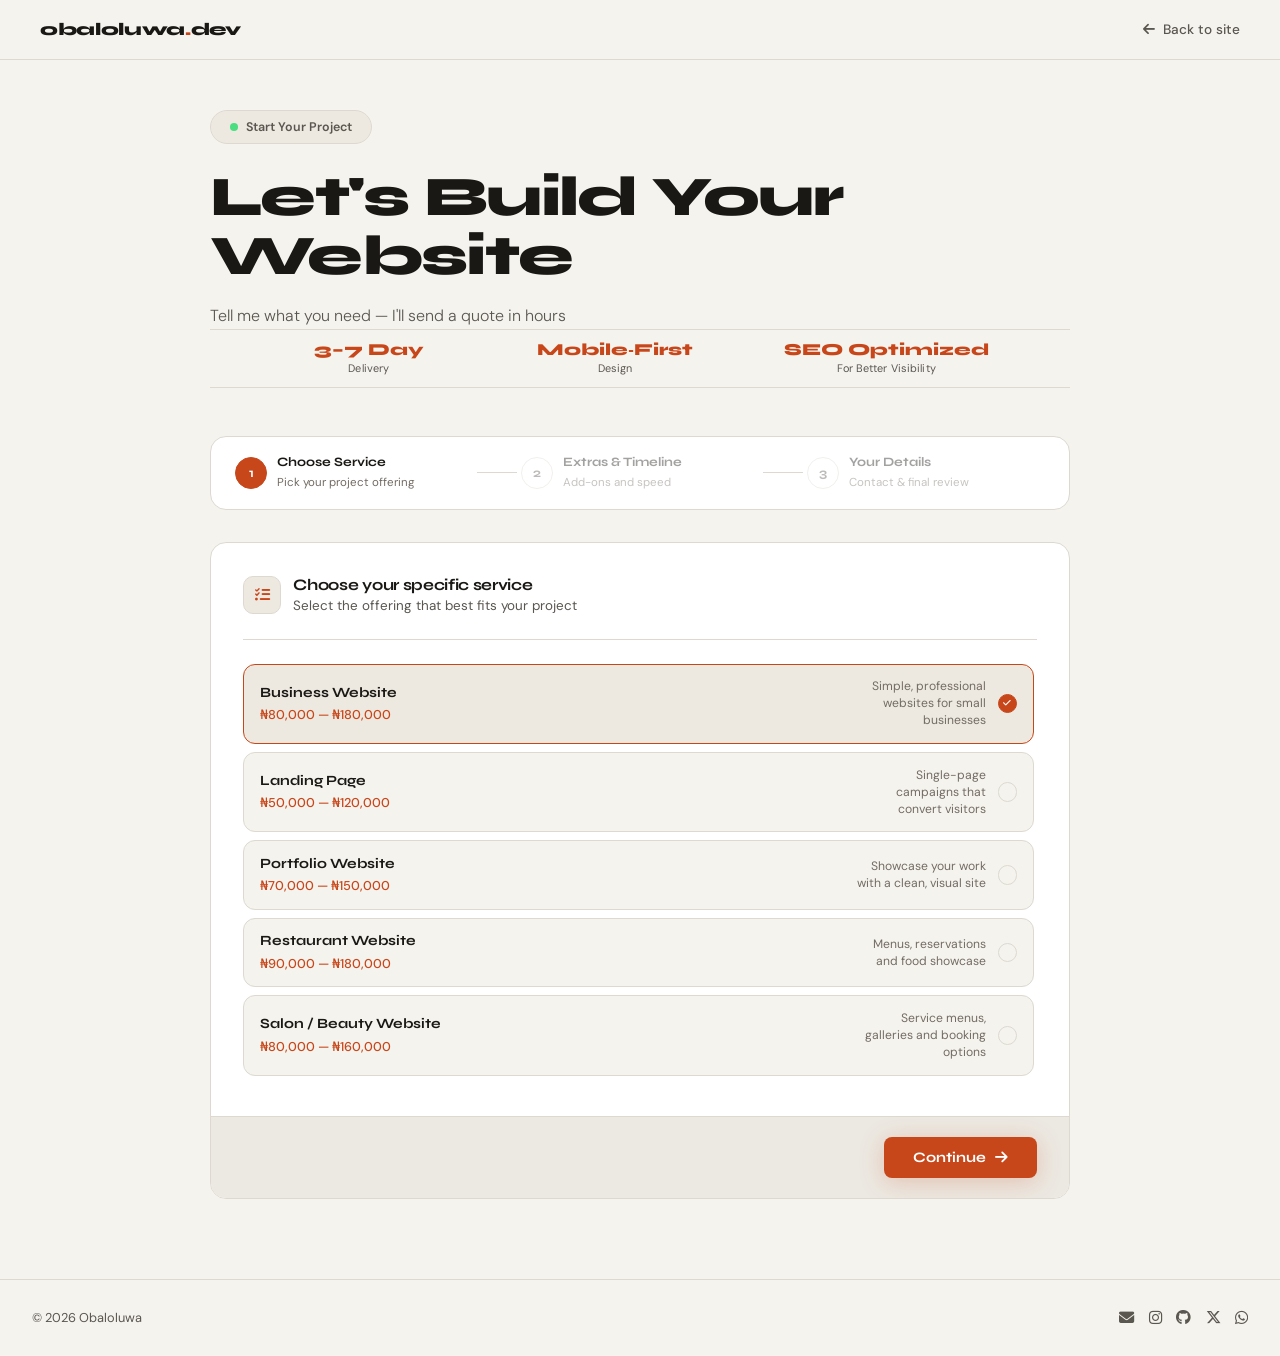
<file: letstalk.html>
<!DOCTYPE html>
<html lang="en">

<head>
    <meta charset="UTF-8" />
    <meta name="viewport" content="width=device-width, initial-scale=1.0" />
    <title>Start Your Project - Obaloluwa.dev</title>
    <link
        href="https://fonts.googleapis.com/css2?family=Syne:wght@400;600;700;800&family=DM+Sans:ital,opsz,wght@0,9..40,300;0,9..40,400;0,9..40,500;0,9..40,600;0,9..40,700;1,9..40,300&display=swap"
        rel="stylesheet" />
    <link rel="stylesheet" href="https://cdnjs.cloudflare.com/ajax/libs/font-awesome/6.5.0/css/all.min.css" />

    <link rel="stylesheet" href="style.css" />
    <link rel="stylesheet" href="letstalk.css" />
</head>

<body>

    <nav>
        <a href="index.html" class="nav-logo">obaloluwa<span>.</span>dev</a>
        <a href="index.html" class="nav-back"><i class="fa-solid fa-arrow-left"></i> Back to site</a>
    </nav>

    <div class="page">

        <!-- HEADER -->
        <div class="page-header">
            <div class="hero-tag">
                <span class="dot"></span>
                Start Your Project
            </div>
            <h1>Let's Build Your Website</h1>
            <p>Tell me what you need — I'll send a quote in hours</p>
            <div class="hero-trust">
                <div class="trust-item">
                    <strong>3–7 Day</strong>
                    <span>Delivery</span>
                </div>
                <div class="trust-item">
                    <strong>Mobile‑First</strong>
                    <span>Design</span>
                </div>
                <div class="trust-item">
                    <strong>SEO Optimized</strong>
                    <span>For Better Visibility</span>
                </div>
            </div>
        </div>

        <!-- PROGRESS -->
        <div class="progress-bar">
            <div class="progress-step" id="ps1" onclick="goStep(1)">
                <div class="step-num active" id="sn1">1</div>
                <div class="step-text"><strong>Choose Service</strong><span>Pick your project offering</span></div>
            </div>
            <div class="progress-line" id="pl1"></div>
            <div class="progress-step locked" id="ps2" onclick="goStep(2)">
                <div class="step-num" id="sn2">2</div>
                <div class="step-text"><strong>Extras & Timeline</strong><span>Add-ons and speed</span></div>
            </div>
            <div class="progress-line" id="pl2"></div>
            <div class="progress-step locked" id="ps3" onclick="goStep(3)">
                <div class="step-num" id="sn3">3</div>
                <div class="step-text"><strong>Your Details</strong><span>Contact & final review</span></div>
            </div>
        </div>

        <!-- WIZARD -->
        <div class="wizard-card">


            <div class="step-panel active" id="step-1">
                <div class="panel-body">
                    <div class="step-header">
                        <div class="step-icon"><i class="fa-solid fa-list-check"></i></div>
                        <div class="step-header-text">
                            <strong>Choose your specific service</strong>
                            <span id="step2Sub">Select the offering that best fits your project</span>
                        </div>
                    </div>
                    <div class="list-panel" id="serviceOptions">
                        <div class="list-item selected" data-value="Business Website">
                            <div class="service-copy"><strong>Business Website</strong><span>₦80,000 — ₦180,000</span>
                            </div>
                            <small>Simple, professional websites for small businesses</small>
                            <div class="item-check"><i class="fa-solid fa-check"></i></div>
                        </div>
                        <div class="list-item" data-value="Landing Page">
                            <div class="service-copy"><strong>Landing Page</strong><span>₦50,000 — ₦120,000</span></div>
                            <small>Single-page campaigns that convert visitors</small>
                            <div class="item-check"><i class="fa-solid fa-check"></i></div>
                        </div>
                        <div class="list-item" data-value="Portfolio Website">
                            <div class="service-copy"><strong>Portfolio Website</strong><span>₦70,000 — ₦150,000</span>
                            </div>
                            <small>Showcase your work with a clean, visual site</small>
                            <div class="item-check"><i class="fa-solid fa-check"></i></div>
                        </div>
                        <div class="list-item" data-value="Restaurant Website">
                            <div class="service-copy"><strong>Restaurant Website</strong><span>₦90,000 — ₦180,000</span>
                            </div>
                            <small>Menus, reservations and food showcase</small>
                            <div class="item-check"><i class="fa-solid fa-check"></i></div>
                        </div>
                        <div class="list-item" data-value="Salon / Beauty Website">
                            <div class="service-copy"><strong>Salon / Beauty Website</strong><span>₦80,000 —
                                    ₦160,000</span></div>
                            <small>Service menus, galleries and booking options</small>
                            <div class="item-check"><i class="fa-solid fa-check"></i></div>
                        </div>
                        <div class="list-item" data-value="Event Website">
                            <div class="service-copy"><strong>Event Website</strong><span>₦90,000 — ₦200,000</span>
                            </div>
                            <small>Event pages, schedules and venue info</small>
                            <div class="item-check"><i class="fa-solid fa-check"></i></div>
                        </div>
                        <div class="list-item" data-value="Website Redesign">
                            <div class="service-copy"><strong>Website Redesign</strong><span>₦70,000 — ₦170,000</span>
                            </div>
                            <small>Refresh design, improve speed and conversions</small>
                            <div class="item-check"><i class="fa-solid fa-check"></i></div>
                        </div>
                        <div class="list-item" data-value="SEO Optimization">
                            <div class="service-copy"><strong>SEO Optimization</strong><span>₦40,000 — ₦100,000</span>
                            </div>
                            <small>On-page SEO, metadata and indexing improvements</small>
                            <div class="item-check"><i class="fa-solid fa-check"></i></div>
                        </div>
                        <div class="list-item" data-value="Website Maintenance">
                            <div class="service-copy"><strong>Website Maintenance</strong><span>₦20,000 —
                                    ₦50,000/month</span></div>
                            <small>Monthly updates, backups and security</small>
                            <div class="item-check"><i class="fa-solid fa-check"></i></div>
                        </div>
                    </div>
                </div>
                <div class="actions">
                    <span></span>
                    <button class="btn-primary" onclick="goStep(2)">Continue <i
                            class="fa-solid fa-arrow-right"></i></button>
                </div>
            </div>

            <!-- STEP 2 -->
            <div class="step-panel" id="step-2">
                <div class="panel-body">
                    <div class="step-header">
                        <div class="step-icon"><i class="fa-solid fa-sliders"></i></div>
                        <div class="step-header-text">
                            <strong>Add-ons & Timeline</strong>
                            <span>Enhance your project and set your delivery speed</span>
                        </div>
                    </div>

                    <p class="sub-label">Optional Add-on Services</p>
                    <div class="addons-grid" id="addonsList">
                        <div class="addon-card" data-value="SEO Optimization">
                            <div class="addon-check"><i class="fa-solid fa-check"></i></div>
                            <div><strong>SEO Optimization</strong><small>Improve search visibility and on-page
                                    SEO.</small></div>
                        </div>
                        <div class="addon-card" data-value="Content Writing">
                            <div class="addon-check"><i class="fa-solid fa-check"></i></div>
                            <div><strong>Content Writing</strong><small>Clear, conversion-focused website copy.</small>
                            </div>
                        </div>
                        <div class="addon-card" data-value="Logo Design">
                            <div class="addon-check"><i class="fa-solid fa-check"></i></div>
                            <div><strong>Logo Design</strong><small>Simple, modern logo for your brand.</small></div>
                        </div>
                        <div class="addon-card" data-value="WhatsApp Integration">
                            <div class="addon-check"><i class="fa-solid fa-check"></i></div>
                            <div><strong>WhatsApp Integration</strong><small>Direct customer chat from your
                                    website.</small></div>
                        </div>
                        <div class="addon-card" data-value="Payment Gateway">
                            <div class="addon-check"><i class="fa-solid fa-check"></i></div>
                            <div><strong>Payment Gateway</strong><small>Setup for online payments and checkout.</small>
                            </div>
                        </div>
                        <div class="addon-card" data-value="Social Media Setup">
                            <div class="addon-check"><i class="fa-solid fa-check"></i></div>
                            <div><strong>Social Media Setup</strong><small>Profile setup and basic branding for
                                    social.</small></div>
                        </div>
                    </div>

                    <p class="sub-label">Project Timeline</p>
                    <div class="timeline-grid" id="timelineOptions">
                        <button class="timeline-btn"
                            data-value="Flexible (2-3 weeks)"><strong>Flexible</strong><small>2–3 weeks</small></button>
                        <button class="timeline-btn selected"
                            data-value="Normal (1-2 weeks)"><strong>Normal</strong><small>1–2 weeks</small></button>
                        <button class="timeline-btn" data-value="Urgent (3-7 days)"><strong>Urgent</strong><small>3–7
                                days</small></button>
                        <button class="timeline-btn" data-value="Rush (24-72 hrs)"><strong>Rush</strong><small>24–72
                                hrs</small></button>
                    </div>

                    <div class="budget-card">
                        <div>
                            <strong>Estimated project budget</strong>
                            <div class="budget-amount" id="budgetAmt">₦80,000 — ₦200,000</div>
                        </div>
                        <div class="budget-tag" id="budgetTier">Professional</div>
                    </div>
                </div>
                <div class="actions">
                    <button class="btn-secondary" onclick="goStep(1)"><i class="fa-solid fa-arrow-left"></i>
                        Back</button>
                    <button class="btn-primary" onclick="goStep(3)">Continue <i
                            class="fa-solid fa-arrow-right"></i></button>
                </div>
            </div>

            <!-- STEP 3 -->
            <div class="step-panel" id="step-3">
                <div class="panel-body">
                    <div class="step-header">
                        <div class="step-icon"><i class="fa-solid fa-user"></i></div>
                        <div class="step-header-text">
                            <strong>Your Details</strong>
                            <span>Fill in your contact info so I can send you a quote</span>
                        </div>
                    </div>

                    <div class="summary-strip">
                        <span class="pill" id="sService">Business Website</span>
                        <span class="pill" id="sTimeline">Normal (1–2 weeks)</span>
                        <span class="pill accent" id="sBudget">₦80,000 — ₦200,000</span>
                    </div>

                    <div class="field-grid">
                        <div class="field-group">
                            <label>Your Name <span class="req">*</span></label>
                            <input id="clientName" type="text" placeholder="Enter your full name"
                                oninput="updateReview()" />
                        </div>
                        <div class="field-group">
                            <label>Email Address <span class="req">*</span></label>
                            <input id="clientEmail" type="email" placeholder="your@email.com"
                                oninput="updateReview()" />
                        </div>
                    </div>
                    <div class="field-grid">
                        <div class="field-group">
                            <label>Phone Number <span class="req">*</span></label>
                            <input id="clientPhone" type="tel" placeholder="+234 800 000 0000"
                                oninput="updateReview()" />
                        </div>
                        <div class="field-group">
                            <label>Country</label>
                            <select id="clientCountry" onchange="updateReview()">
                                <option>Nigeria</option>
                                <option>Ghana</option>
                                <option>Kenya</option>
                                <option>United Kingdom</option>
                                <option>United States</option>
                                <option>Other</option>
                            </select>
                        </div>
                    </div>
                    <div class="field-grid">
                        <div class="field-group">
                            <label>How did you hear about me?</label>
                            <select id="clientSource" onchange="updateReview()">
                                <option value="">Select an option</option>
                                <option>Google Search</option>
                                <option>Instagram</option>
                                <option>WhatsApp</option>
                                <option>Referral</option>
                                <option>Twitter / X</option>
                                <option>Other</option>
                            </select>
                        </div>
                    </div>
                    <div class="field-grid">
                        <div class="field-group full">
                            <label>Project Description</label>
                            <textarea id="projectDesc"
                                placeholder="Tell me briefly about your business and what you need..."
                                oninput="updateReview()"></textarea>
                        </div>
                    </div>

                    <div class="review-panel">
                        <strong><i class="fa-solid fa-file-lines"
                                style="color:var(--accent);margin-right:0.4rem"></i>Review before
                            sending</strong>
                        <div id="reviewRows"></div>
                    </div>
                </div>
                <div class="actions">
                    <button class="btn-secondary" onclick="goStep(3)"><i class="fa-solid fa-arrow-left"></i>
                        Back</button>
                    <button class="btn-wa" onclick="submitWA()"><i class="fa-brands fa-whatsapp"></i>
                        Send via
                        WhatsApp</button>
                </div>
            </div>

        </div>
    </div>

    <footer>
        <p>© 2026 Obaloluwa</p>

        <div class="footer-links">
            <a href="mailto:obaloluwawebdesign@gmail.com" title="Email">
                <i class="fa-solid fa-envelope"></i>
            </a>
            <a href="https://instagram.com/obaloluwa.dev" target="_blank" title="Instagram">
                <i class="fa-brands fa-instagram"></i>
            </a>
            <a href="https://github.com/Obasky007" target="_blank" title="Github">
                <i class="fa-brands fa-github"></i>
            </a>
            <a href="https://x.com/dev_o_b_a" target="_blank" title="Twitter">
                <i class="fa-brands fa-x-twitter"></i>
            </a>
            <a href="https://wa.me/2347075255079" target="_blank" title="WhatsApp">
                <i class="fa-brands fa-whatsapp"></i>
            </a>
        </div>
    </footer>

    <script src="letstalk.js"></script>
</body>

</html>
</file>
<file: style.css>
*,
*::before,
*::after {
    box-sizing: border-box;
    margin: 0;
    padding: 0;
}

:root {
    --bg: #f5f3ee;
    --bg2: #ece9e2;
    --surface: #ffffff;
    --border: #ddd9d0;
    --text: #1a1814;
    --text2: #5a5650;
    --text-muted: #736c64;
    --accent: #c8471a;
    --tag-bg: #ede9e0;
}

@media (prefers-color-scheme: dark) {
    :root {
        --bg: #111110;
        --bg2: #1a1918;
        --surface: #1f1e1c;
        --border: #2e2c29;
        --text: #f0ede6;
        --text2: #8a8680;
        --accent: #e05a28;
        --tag-bg: #252320;
    }
}

html {
    scroll-behavior: smooth;
}

body {
    font-family: 'DM Sans', sans-serif;
    background: var(--bg);
    color: var(--text);
    overflow-x: hidden;
    cursor: none;
}

/* ─── CURSOR ─── */
.cursor {
    width: 10px;
    height: 10px;
    background: var(--accent);
    border-radius: 50%;
    position: fixed;
    top: 0;
    left: 0;
    pointer-events: none;
    z-index: 9999;
    transform: translate(-50%, -50%);
}

.cursor-ring {
    width: 36px;
    height: 36px;
    border: 1.5px solid var(--accent);
    border-radius: 50%;
    position: fixed;
    top: 0;
    left: 0;
    pointer-events: none;
    z-index: 9998;
    transform: translate(-50%, -50%);
    opacity: 0.5;
    transition: width 0.2s, height 0.2s, opacity 0.2s;
}

@media (hover: none) {

    .cursor,
    .cursor-ring {
        display: none;
    }

    body {
        cursor: auto;
    }
}

/* ─── NAV ─── */
nav {
    position: fixed;
    top: 0;
    left: 0;
    right: 0;
    z-index: 100;
    display: flex;
    align-items: center;
    justify-content: space-between;
    padding: 1.2rem 2.5rem;
    background: var(--bg);
    border-bottom: 1px solid var(--border);
}

.nav-logo {
    font-family: 'Syne', sans-serif;
    font-weight: 800;
    font-size: 1.1rem;
    letter-spacing: -0.02em;
    color: var(--text);
    text-decoration: none;
}

.nav-logo span {
    color: var(--accent);
}

.nav-links {
    display: flex;
    gap: 2rem;
    list-style: none;
    align-items: center;
}

.nav-links a {
    font-size: 0.85rem;
    font-weight: 500;
    color: var(--text2);
    text-decoration: none;
    transition: color 0.2s;
}

.nav-links a:hover {
    color: var(--accent);
}

.nav-cta {
    background: var(--accent) !important;
    color: #fff !important;
    padding: 0.65rem 1.4rem;
    border-radius: 0.5rem;
    font-size: 0.82rem !important;
    font-weight: 600 !important;
    white-space: nowrap;
    display: inline-flex;
    align-items: center;
    gap: 0.5rem;
    transition: all 0.3s ease;
    box-shadow: 0 4px 12px rgba(200, 71, 26, 0.25);
    border: none;
    cursor: pointer;
    position: relative;
    overflow: hidden;
}

.nav-cta::before {
    content: '';
    position: absolute;
    top: 0;
    left: -100%;
    width: 100%;
    height: 100%;
    background: rgba(255, 255, 255, 0.15);
    transition: left 0.3s ease;
    border-radius: 0.5rem;
    z-index: -1;
}

.nav-cta:hover {
    transform: translateY(-2px);
    box-shadow: 0 8px 20px rgba(200, 71, 26, 0.35);
}

.nav-cta:hover::before {
    left: 100%;
}

.nav-cta:active {
    transform: translateY(0);
    box-shadow: 0 2px 8px rgba(200, 71, 26, 0.25);
}

/* Mobile hamburger */
.nav-hamburger {
    display: none;
    flex-direction: column;
    gap: 5px;
    background: none;
    border: none;
    cursor: pointer;
    padding: 4px;
}

.nav-hamburger span {
    display: block;
    width: 22px;
    height: 2px;
    background: var(--text);
    border-radius: 2px;
    transition: transform 0.25s, opacity 0.25s;
}

.nav-hamburger.open span:nth-child(1) {
    transform: translateY(7px) rotate(45deg);
}

.nav-hamburger.open span:nth-child(2) {
    opacity: 0;
}

.nav-hamburger.open span:nth-child(3) {
    transform: translateY(-7px) rotate(-45deg);
}

/* Mobile menu */
.mobile-menu {
    display: none;
    position: fixed;
    top: 61px;
    left: 0;
    right: 0;
    background: var(--bg);
    border-bottom: 1px solid var(--border);
    z-index: 99;
    flex-direction: column;
    padding: 1rem 1.5rem 1.5rem;
    gap: 1rem;
}

.mobile-menu.open {
    display: flex;
}

.mobile-menu a {
    font-size: 1rem;
    font-weight: 500;
    color: var(--text2);
    text-decoration: none;
    padding: 0.6rem 0;
    border-bottom: 1px solid var(--border);
}

.mobile-menu a:last-child {
    border-bottom: none;
}

.mobile-menu .nav-cta {
    border-bottom: none !important;
    text-align: center;
    padding: 0.75rem 1.4rem;
    border-radius: 0.5rem;
    margin-top: 0.5rem;
    width: 100%;
}

/* ─── HERO ─── */
.hero {
    min-height: 100vh;
    display: flex;
    flex-direction: column;
    justify-content: center;
    align-items: flex-start;
    padding: 8rem 2.5rem 5rem;
    position: relative;
    overflow: hidden;
}

/* Premium gradient background */
.hero-gradient {
    position: absolute;
    top: 0;
    left: 0;
    width: 100%;
    height: 100%;
    background: linear-gradient(135deg,
            rgba(224, 90, 40, 0.08) 0%,
            rgba(224, 90, 40, 0.02) 50%,
            transparent 100%);
    pointer-events: none;
    z-index: -1;
}

@media (prefers-color-scheme: dark) {
    .hero-gradient {
        background: linear-gradient(135deg,
                rgba(224, 90, 40, 0.12) 0%,
                rgba(224, 90, 40, 0.04) 50%,
                transparent 100%);
    }
}

.hero-tag {
    display: inline-flex;
    align-items: center;
    gap: 0.5rem;
    background: var(--tag-bg);
    border: 1px solid var(--border);
    border-radius: 2rem;
    padding: 0.5rem 1.2rem;
    font-size: 0.78rem;
    font-weight: 600;
    color: var(--text2);
    margin-bottom: 2.5rem;
    width: fit-content;
    animation: slideInDown 0.6s cubic-bezier(0.34, 1.56, 0.64, 1) both;
}

.hero-tag .dot {
    width: 8px;
    height: 8px;
    background: #4ade80;
    border-radius: 50%;
    animation: pulse 2s infinite;
}

@keyframes pulse {

    0%,
    100% {
        opacity: 1;
        transform: scale(1);
    }

    50% {
        opacity: 0.5;
        transform: scale(1.3);
    }
}

/* Strong headline */
.hero-headline {
    font-family: 'Syne', sans-serif;
    font-size: clamp(2.5rem, 8vw, 4.5rem);
    font-weight: 800;
    line-height: 1.1;
    letter-spacing: -0.02em;
    margin-bottom: 1.5rem;
    max-width: 90%;
    animation: slideInUp 0.7s cubic-bezier(0.34, 1.56, 0.64, 1) 0.1s both;
}

.hero-headline em {
    color: var(--accent);
    font-style: italic;
}

/* Subheading */
.hero-sub {
    font-size: clamp(0.95rem, 2vw, 1.1rem);
    color: var(--text2);
    font-weight: 400;
    line-height: 1.8;
    max-width: 520px;
    margin-bottom: 2.5rem;
    animation: slideInUp 0.7s cubic-bezier(0.34, 1.56, 0.64, 1) 0.2s both;
}

/* CTA Container */
.hero-actions {
    display: flex;
    gap: 1rem;
    flex-wrap: wrap;
    align-items: center;
    margin-bottom: 3.5rem;
    animation: slideInUp 0.7s cubic-bezier(0.34, 1.56, 0.64, 1) 0.3s both;
}

.btn-primary {
    background: var(--accent);
    color: #fff;
    padding: 1rem 2.2rem;
    border-radius: 0.5rem;
    font-family: 'Syne', sans-serif;
    font-weight: 700;
    font-size: 0.95rem;
    text-decoration: none;
    display: inline-flex;
    align-items: center;
    gap: 0.7rem;
    border: none;
    cursor: pointer;
    box-shadow: 0 4px 24px rgba(224, 90, 40, 0.3);
    transition: all 0.3s ease;
    white-space: nowrap;
}

.btn-primary:hover {
    transform: translateY(-3px);
    box-shadow: 0 12px 32px rgba(224, 90, 40, 0.4);
}

.btn-primary:active {
    transform: translateY(-1px);
}

.btn-secondary {
    background: transparent;
    color: var(--text);
    padding: 1rem 2.2rem;
    border-radius: 0.5rem;
    border: 1.5px solid var(--border);
    font-family: 'Syne', sans-serif;
    font-weight: 600;
    font-size: 0.95rem;
    text-decoration: none;
    display: inline-flex;
    align-items: center;
    gap: 0.7rem;
    cursor: pointer;
    transition: all 0.3s ease;
    white-space: nowrap;
}

.btn-secondary:hover {
    border-color: var(--accent);
    background: var(--tag-bg);
    color: var(--accent);
}

/* Trust signal badges */
.hero-trust {
    display: flex;
    gap: 2rem;
    padding: 1.5rem 0;
    border-top: 1px solid var(--border);
    border-bottom: 1px solid var(--border);
    margin-bottom: 3rem;
    animation: slideInUp 0.7s cubic-bezier(0.34, 1.56, 0.64, 1) 0.4s both;
}

.trust-item {
    font-size: 0.9rem;
    color: var(--text);
    display: flex;
    flex-direction: column;
    gap: 0.3rem;
}

.trust-item strong {
    font-family: 'Syne', sans-serif;
    font-size: 1.3rem;
    color: var(--accent);
    font-weight: 800;
}

/* Scroll indicator */
.hero-scroll {
    position: absolute;
    bottom: 2.5rem;
    left: 2.5rem;
    display: flex;
    align-items: center;
    gap: 0.8rem;
    font-size: 0.7rem;
    color: var(--text2);
    letter-spacing: 0.15em;
    text-transform: uppercase;
    font-weight: 500;
    animation: fadeInOpacity 1s ease 0.8s both;
}

.scroll-dot {
    width: 8px;
    height: 8px;
    background: var(--accent);
    border-radius: 50%;
    animation: scrollBounce 1.5s ease-in-out infinite;
}

@keyframes scrollBounce {

    0%,
    100% {
        transform: translateY(0);
        opacity: 1;
    }

    50% {
        transform: translateY(6px);
        opacity: 0.5;
    }
}

/* Entrance animations */
@keyframes slideInDown {
    from {
        opacity: 0;
        transform: translateY(-20px);
    }

    to {
        opacity: 1;
        transform: translateY(0);
    }
}

@keyframes slideInUp {
    from {
        opacity: 0;
        transform: translateY(20px);
    }

    to {
        opacity: 1;
        transform: translateY(0);
    }
}

@keyframes fadeInOpacity {
    from {
        opacity: 0;
    }

    to {
        opacity: 1;
    }
}

/* Responsive adjustments */
@media (max-width: 768px) {
    .hero {
        padding: 7rem 1.5rem 3rem;
        min-height: auto;
    }

    .hero-headline {
        font-size: 1.8rem;
        margin-bottom: 1rem;
        max-width: 100%;
    }

    .hero-sub {
        margin-bottom: 2rem;
        font-size: 0.95rem;
    }

    .hero-actions {
        flex-direction: column;
        width: 100%;
        margin-bottom: 2rem;
    }

    .btn-primary,
    .btn-secondary {
        width: 100%;
        justify-content: center;
    }

    .hero-trust {
        gap: 1.5rem;
        flex-wrap: wrap;
        margin-bottom: 2rem;
    }

    .hero-scroll {
        left: 1.5rem;
        bottom: 1.5rem;
    }
}

@keyframes fadeUp {
    from {
        opacity: 0;
        transform: translateY(24px);
    }

    to {
        opacity: 1;
        transform: translateY(0);
    }
}

/* ─── SECTIONS ─── */
section {
    padding: clamp(4.25rem, 7vw, 7rem) 2.5rem;
}

.section-label {
    font-size: 0.72rem;
    font-weight: 600;
    letter-spacing: 0.18em;
    text-transform: uppercase;
    color: var(--accent);
    margin-bottom: 1rem;
}

.section-title {
    font-family: 'Syne', sans-serif;
    font-size: clamp(1.9rem, 4.5vw, 3.5rem);
    font-weight: 800;
    letter-spacing: -0.03em;
    line-height: 1.05;
    margin-bottom: 1rem;
}

.section-sub {
    color: var(--text2);
    font-size: 1rem;
    font-weight: 300;
    max-width: 480px;
    line-height: 1.7;
    margin-bottom: 3.5rem;
}

/* ─── WORK ─── */
#work {
    background: var(--bg2);
}

.projects-list {
    display: flex;
    flex-direction: column;
    gap: 5rem;
}

.project-item {
    display: grid;
    grid-template-columns: 1fr 1fr;
    gap: 4rem;
    align-items: center;
    opacity: 0;
    transform: translateY(30px);
    transition: opacity 0.6s ease, transform 0.6s ease;
}

.project-item.visible {
    opacity: 1;
    transform: translateY(0);
}

.project-item:nth-child(even) .project-preview {
    order: -1;
}

/* ── PREVIEW BOX ── */
.project-preview {
    border-radius: 16px;
    overflow: hidden;
    border: 1.5px solid var(--border);
    position: relative;
    background: var(--surface);
    aspect-ratio: 16/10;
}

/*
 * .iframe-scaler sits inside .project-preview and is what we translateY
 * to simulate scrolling. It's 2× the width and height of the container,
 * then scaled down 0.5× so it visually fills the box exactly.
 * Moving it via translateY shifts the rendered website content — not the element boundary.
 */
.iframe-scaler {
    position: absolute;
    top: 0;
    left: 0;
    width: 200%;
    height: 200%;
    transform: scale(0.5) translateY(0px);
    transform-origin: top left;
    will-change: transform;
}

.iframe-scaler iframe {
    width: 100%;
    height: 100%;
    border: none;
    pointer-events: none;
    display: block;
}

/* overlay blocks accidental clicks while not hiding scroll buttons */
.project-preview-overlay {
    position: absolute;
    inset: 0;
    z-index: 2;
}



/* Visit Site button */
.preview-btn {
    position: absolute;
    bottom: 10px;
    right: 10px;
    background: var(--accent);
    color: #fff;
    border: none;
    border-radius: 2rem;
    padding: 0.45rem 1rem;
    font-family: 'Syne', sans-serif;
    font-weight: 600;
    font-size: 0.75rem;
    display: flex;
    align-items: center;
    gap: 0.4rem;
    cursor: pointer;
    opacity: 0;
    transition: opacity 0.2s;
    text-decoration: none;
    z-index: 10;
}

.project-preview:hover .preview-btn {
    opacity: 1;
}

/* ── PROJECT INFO ── */
.project-info {
    display: flex;
    flex-direction: column;
    gap: 1rem;
}

.project-num {
    font-family: 'Syne', sans-serif;
    font-size: 0.7rem;
    font-weight: 700;
    color: var(--accent);
    letter-spacing: 0.1em;
}

.project-type-badge {
    background: var(--tag-bg);
    border: 1px solid var(--border);
    border-radius: 2rem;
    padding: 0.22rem 0.8rem;
    font-size: 0.72rem;
    font-weight: 500;
    color: var(--text2);
    width: fit-content;
}

.project-name {
    font-family: 'Syne', sans-serif;
    font-size: clamp(1.4rem, 2.5vw, 1.8rem);
    font-weight: 800;
    letter-spacing: -0.03em;
    line-height: 1.1;
}

.project-desc {
    font-size: 0.9rem;
    color: var(--text2);
    line-height: 1.7;
    font-weight: 300;
}

.project-tags {
    display: flex;
    flex-wrap: wrap;
    gap: 0.4rem;
}

.tag {
    background: var(--tag-bg);
    border: 1px solid var(--border);
    border-radius: 2rem;
    padding: 0.2rem 0.7rem;
    font-size: 0.72rem;
    font-weight: 500;
    color: var(--text2);
}

.project-link {
    display: inline-flex;
    align-items: center;
    gap: 0.5rem;
    color: var(--accent);
    font-family: 'Syne', sans-serif;
    font-weight: 700;
    font-size: 0.88rem;
    text-decoration: none;
    width: fit-content;
    border-bottom: 1px solid var(--accent);
    padding-bottom: 2px;
    transition: gap 0.2s;
}

.project-link:hover {
    gap: 0.8rem;
}

/* ─── SERVICES ─── */
.services-grid {
    display: grid;
    grid-template-columns: repeat(auto-fill, minmax(220px, 1fr));
    gap: 1.5rem;
}

.service-card {
    background: var(--surface);
    border: 1.5px solid var(--border);
    border-radius: 16px;
    padding: 2rem;
    transition: border-color 0.2s, transform 0.2s;
    display: flex;
    flex-direction: column;
}

.service-card:hover {
    border-color: var(--accent);
    transform: translateY(-3px);
}

.service-icon {
    font-size: 1.4rem;
    color: var(--accent);
    margin-bottom: 1rem;
}

.service-name {
    font-family: 'Syne', sans-serif;
    font-size: 1.05rem;
    font-weight: 700;
    margin-bottom: 0.6rem;
}

.service-desc {
    font-size: 0.85rem;
    color: var(--text2);
    line-height: 1.65;
    font-weight: 300;
    margin-bottom: 1rem;
}

.service-features {
    display: flex;
    flex-wrap: wrap;
    gap: 0.5rem;
    margin-top: 1rem;
}

.feature-tag {
    display: inline-block;
    background: var(--tag-bg);
    color: var(--text);
    font-size: 0.75rem;
    font-weight: 500;
    padding: 0.4rem 0.8rem;
    border-radius: 8px;
    border: 1px solid var(--border);
}

/* ─── ABOUT ─── */
#about {
    background: var(--bg2);
}

.about-grid {
    display: grid;
    grid-template-columns: 1fr 1.4fr;
    gap: 5rem;
    align-items: center;
}

.about-img-box {
    background: var(--tag-bg);
    border: 1.5px solid var(--border);
    border-radius: 16px;
    aspect-ratio: 4/5;
    display: flex;
    align-items: center;
    justify-content: center;
    position: relative;
    overflow: hidden;
}

.about-img-box i {
    font-size: 6rem;
    color: var(--border);
}

.about-img-box img {
    width: 100%;
    height: 100%;
    object-fit: cover;
}

.about-badge {
    position: absolute;
    bottom: -1rem;
    right: -1rem;
    background: var(--accent);
    color: #fff;
    border-radius: 12px;
    padding: 0.9rem 1.1rem;
    font-family: 'Syne', sans-serif;
    font-size: 0.78rem;
    font-weight: 700;
    text-align: center;
    line-height: 1.4;
    box-shadow: 0 8px 24px rgba(200, 71, 26, 0.35);
}

.about-badge i {
    font-size: 1.4rem;
    display: block;
    margin-bottom: 0.3rem;
}

.about-text p {
    font-size: 0.98rem;
    color: var(--text2);
    line-height: 1.8;
    font-weight: 300;
    margin-bottom: 1.2rem;
}

.about-text p strong {
    color: var(--text);
    font-weight: 500;
}

.stack-grid {
    display: grid;
    grid-template-columns: repeat(auto-fit, minmax(140px, 1fr));
    gap: 1rem;
    align-items: stretch;
    max-width: 1100px;
    margin: 3rem auto 0;
}

.stack-card {
    display: flex;
    flex-direction: column;
    align-items: center;
    justify-content: center;
    gap: 0.75rem;
    padding: 1.5rem 1.25rem;
    background: var(--surface);
    border: 1px solid var(--border);
    border-radius: 18px;
    min-height: 140px;
    transition: border-color 0.2s, transform 0.2s, box-shadow 0.2s;
    box-shadow: 0 18px 38px rgba(0, 0, 0, 0.05);
}

.stack-card:hover {
    border-color: var(--accent);
    transform: translateY(-4px);
    box-shadow: 0 24px 45px rgba(200, 71, 26, 0.16);
}

.stack-card i {
    font-size: 2rem;
    color: var(--accent);
}

.stack-card span {
    font-size: 0.86rem;
    font-weight: 600;
    color: var(--text2);
    letter-spacing: 0.02em;
    text-transform: uppercase;
}

/* ─── CTA ─── */
.cta-section {
    text-align: center;
    padding: 7rem 2.5rem;
    background: var(--surface);
    border-top: 1px solid var(--border);
}

.cta-big {
    font-family: 'Syne', sans-serif;
    font-size: clamp(2.2rem, 7vw, 6rem);
    font-weight: 800;
    letter-spacing: -0.04em;
    line-height: 1;
    margin-bottom: 2.5rem;
}

.cta-big em {
    color: var(--accent);
    font-style: italic;
}

.cta-sub {
    color: var(--text2);
    font-size: 1rem;
    font-weight: 300;
    max-width: 420px;
    margin: 0 auto 2.5rem;
    line-height: 1.7;
}

/* ─── FOOTER ─── */
footer {
    background: var(--bg);
    border-top: 1px solid var(--border);
    padding: 1.75rem 2rem;
    display: flex;
    align-items: center;
    justify-content: space-between;
    flex-wrap: nowrap;
    gap: 0.75rem;
    overflow-x: hidden;
}

footer p {
    font-size: 0.8rem;
    color: var(--text2);
    flex: 0 0 auto;
    white-space: nowrap;
}

.footer-links {
    display: flex;
    gap: 0.9rem;
    flex: 0 1 auto;
    min-width: 0;
    justify-content: flex-end;
}

.footer-links a {
    color: var(--text2);
    font-size: 1rem;
    transition: color 0.2s;
}

.footer-links a:hover {
    color: var(--accent);
}

/* ═══════════════════════════════
   RESPONSIVE BREAKPOINTS
   ═══════════════════════════════ */

/* ── Large tablets / small laptops (≤1024px) ── */
@media (max-width: 1024px) {
    nav {
        padding: 1.1rem 2rem;
    }

    .hero {
        padding: 7.5rem 2rem 5rem;
    }

    section {
        padding: 5rem 2rem;
    }

    .project-item {
        grid-template-columns: 1fr 1fr;
        gap: 2.5rem;
    }

    .about-grid {
        grid-template-columns: 1fr 1.2fr;
        gap: 3rem;
    }

    .hero-bg-text {
        font-size: clamp(7rem, 16vw, 14rem);
        opacity: 0.25;
    }
}

/* ── Tablets (≤768px) ── */
@media (max-width: 768px) {

    /* Nav */
    nav {
        padding: 1rem 1.25rem;
    }

    .nav-links {
        display: none;
    }

    .nav-hamburger {
        display: flex;
    }

    body {
        cursor: auto;
    }

    .cursor,
    .cursor-ring {
        display: none;
    }

    /* Hero */
    .hero {
        padding: 6.5rem 1.25rem 4rem;
        min-height: 100svh;
    }

    .hero h1 {
        font-size: clamp(2.5rem, 10vw, 4rem);
    }

    .hero-sub {
        font-size: 1rem;
        margin-bottom: 2.5rem;
    }

    .hero-actions {
        gap: 0.75rem;
    }

    .btn-primary,
    .btn-secondary {
        padding: 0.8rem 1.5rem;
        font-size: 0.88rem;
    }

    .hero-bg-text {
        display: none;
    }

    .hero-scroll {
        left: 1.25rem;
        bottom: 2rem;
    }

    /* Sections */
    section {
        padding: 4rem 1.25rem;
    }

    .section-title {
        font-size: clamp(1.75rem, 7vw, 2.5rem);
    }

    .section-sub {
        font-size: 0.95rem;
        margin-bottom: 2.5rem;
    }

    /* Projects — stack on mobile */
    .projects-list {
        gap: 3.5rem;
    }

    .project-item {
        grid-template-columns: 1fr;
        gap: 1.75rem;
    }

    .project-item:nth-child(even) .project-preview {
        order: 0;
    }

    /* Show scroll buttons always on touch (no hover) */
    .scroll-up-btn,
    .scroll-down-btn {
        opacity: 0.85;
    }

    .preview-btn {
        opacity: 0.9;
    }

    /* About */
    .about-grid {
        grid-template-columns: 1fr;
        gap: 2.5rem;
    }

    .about-img-box {
        aspect-ratio: 1/1;
        max-width: 320px;
        margin: 0 auto;
    }

    .about-badge {
        bottom: 0.5rem;
        right: 0.5rem;
    }

    /* CTA */
    .cta-section {
        padding: 4.5rem 1.25rem;
    }

    /* Footer */
    footer {
        padding: 1.5rem 1.25rem;
        flex-direction: row;
        align-items: flex-start;
        gap: 0.75rem;
    }
}

/* ── Mobile L (≤480px) ── */
@media (max-width: 480px) {
    .hero h1 {
        font-size: clamp(2.2rem, 11vw, 3.2rem);
        line-height: 1;
    }

    .hero-tag {
        font-size: 0.73rem;
    }

    .hero-actions {
        flex-direction: column;
        align-items: flex-start;
        gap: 0.65rem;
    }

    .btn-primary,
    .btn-secondary {
        width: 100%;
        justify-content: center;
    }

    .project-preview {
        aspect-ratio: 16/11;
    }

    .project-name {
        font-size: 1.4rem;
    }

    .services-grid {
        grid-template-columns: 1fr;
    }

    .service-card {
        padding: 1.5rem;
    }

    .about-img-box {
        aspect-ratio: 1;
        max-width: 260px;
    }

    .cta-big {
        font-size: clamp(2rem, 10vw, 3rem);
    }

    .cta-sub {
        font-size: 0.92rem;
    }

    .cta-section .btn-primary {
        width: 100%;
        max-width: 320px;
        justify-content: center;
    }
}

/* ── Mobile S (≤375px) ── */
@media (max-width: 375px) {
    nav {
        padding: 0.9rem 1rem;
    }

    .hero {
        padding: 6rem 1rem 3.5rem;
    }

    section {
        padding: 3.5rem 1rem;
    }

    .hero h1 {
        font-size: clamp(2rem, 12vw, 2.8rem);
    }

    footer {
        padding: 1.25rem 1rem;
    }
}

/* ── Very small phones (≤320px) ── */
@media (max-width: 320px) {
    .hero h1 {
        font-size: 2rem;
    }

    .btn-primary,
    .btn-secondary {
        font-size: 0.82rem;
        padding: 0.7rem 1.2rem;
    }

    .project-name {
        font-size: 1.25rem;
    }
}

/* ── Large desktops (≥1400px) ── */
@media (min-width: 1400px) {
    nav {
        padding: 1.3rem 4rem;
    }

    .hero {
        padding: 9rem 4rem 6rem;
    }

    section {
        padding: 7rem 4rem;
    }

    footer {
        padding: 2rem 4rem;
    }

    .cta-section {
        padding: 8rem 4rem;
    }

    .project-item {
        gap: 5rem;
    }
}

/* ── Ultra-wide (≥1800px) ── */
@media (min-width: 1800px) {

    nav,
    section,
    .cta-section,
    footer {
        padding-left: 6rem;
        padding-right: 6rem;
    }

    .hero {
        padding-left: 6rem;
        padding-right: 6rem;
    }
}

/* ─── TESTIMONIALS ─── */
#testimonials {
    background: var(--bg2);
}

.testimonial-grid {
    display: grid;
    grid-template-columns: repeat(auto-fit, minmax(300px, 1fr));
    gap: 2rem;
    max-width: 1000px;
}

.testimonial-card {
    background: var(--surface);
    border: 1px solid var(--border);
    border-radius: 8px;
    padding: 2rem;
    transition: border-color 0.3s, box-shadow 0.3s, transform 0.3s;
}

.testimonial-card:hover {
    border-color: var(--accent);
    box-shadow: 0 8px 24px rgba(0, 0, 0, 0.1);
    transform: translateY(-3px);
}

.testimonial-stars {
    display: flex;
    gap: 0.3rem;
    margin-bottom: 1rem;
    color: #fbbf24;
    font-size: 0.9rem;
}

.testimonial-text {
    font-size: 0.95rem;
    line-height: 1.7;
    color: var(--text);
    margin-bottom: 1.5rem;
    font-style: italic;
    font-weight: 300;
}

.testimonial-author {
    display: flex;
    flex-direction: column;
    gap: 0.2rem;
}

.testimonial-author strong {
    color: var(--text);
    font-weight: 600;
    font-size: 0.95rem;
}

.testimonial-author span {
    font-size: 0.85rem;
    color: var(--text2);
}
</file>
<file: letstalk.css>
*,
    *::before,
    *::after {
        box-sizing: border-box;
        margin: 0;
        padding: 0;
    }

    :root {
        --bg: #f5f3ee;
        --bg2: #ece9e2;
        --surface: #ffffff;
        --border: #ddd9d0;
        --text: #1a1814;
        --text2: #5a5650;
        --text-muted: #736c64;
        --accent: #c8471a;
        --tag-bg: #ede9e0;
    }

    @media (prefers-color-scheme: dark) {
        :root {
            --bg: #111110;
            --bg2: #1a1918;
            --surface: #1f1e1c;
            --border: #2e2c29;
            --text: #f0ede6;
            --text2: #8a8680;
            --accent: #e05a28;
            --tag-bg: #252320;
        }
    }

    html {
        scroll-behavior: smooth;
    }

    body {
        font-family: 'DM Sans', sans-serif;
        background: var(--bg);
        color: var(--text);
        overflow-x: hidden;
        -webkit-font-smoothing: antialiased;
        cursor: auto !important;
    }

    /* ── NAV (matches main site exactly) ────────── */
    nav {
        position: fixed;
        top: 0;
        left: 0;
        right: 0;
        z-index: 100;
        display: flex;
        align-items: center;
        justify-content: space-between;
        padding: 1.2rem 2.5rem;
        background: var(--bg);
        border-bottom: 1px solid var(--border);
    }

    .nav-logo {
        font-family: 'Syne', sans-serif;
        font-weight: 800;
        font-size: 1.1rem;
        letter-spacing: -0.02em;
        color: var(--text);
        text-decoration: none;
    }

    .nav-logo span {
        color: var(--accent);
    }

    .nav-back {
        display: inline-flex;
        align-items: center;
        gap: 0.5rem;
        font-size: 0.85rem;
        font-weight: 500;
        color: var(--text2);
        text-decoration: none;
        transition: color 0.2s;
    }

    .nav-back:hover {
        color: var(--accent);
    }

    /* ── PAGE ────────────────────────────────────── */
    .page {
        max-width: 940px;
        margin: 0 auto;
        padding: 110px 2.5rem 5rem;
    }

    /* ── HEADER ──────────────────────────────────── */
    .page-header {
        margin-bottom: 3rem;
    }

    .section-label {
        font-size: 0.72rem;
        font-weight: 600;
        letter-spacing: 0.18em;
        text-transform: uppercase;
        color: var(--accent);
        margin-bottom: 1rem;
        display: flex;
        align-items: center;
        gap: 0.5rem;
    }

    .hero-tag {
        display: inline-flex;
        align-items: center;
        gap: 0.5rem;
        background: var(--tag-bg);
        border: 1px solid var(--border);
        border-radius: 2rem;
        padding: 0.5rem 1.2rem;
        font-size: 0.78rem;
        font-weight: 600;
        color: var(--text2);
        margin-bottom: 1.5rem;
    }

    .hero-tag .dot {
        width: 8px;
        height: 8px;
        background: #4ade80;
        border-radius: 50%;
        animation: pulse 2s infinite;
    }

    @keyframes pulse {

        0%,
        100% {
            opacity: 1;
            transform: scale(1);
        }

        50% {
            opacity: .5;
            transform: scale(1.3);
        }
    }

    .page-header h1 {
        font-family: 'Syne', sans-serif;
        font-size: clamp(2rem, 5vw, 3.5rem);
        font-weight: 800;
        letter-spacing: -0.03em;
        line-height: 1.05;
        margin-bottom: 1rem;
    }

    .page-header h1 em {
        color: var(--accent);
        font-style: italic;
    }

    .page-header p {
        color: var(--text2);
        font-size: 1rem;
        font-weight: 300;
        line-height: 1.7;
        max-width: 520px;
    }

    /* Use main site's hero-trust and trust-item styles from style.css */
    .hero-trust {
        display: flex;
        flex-wrap: nowrap;
        align-items: center;
        justify-content: space-evenly;
        gap: 0.6rem;
        padding: 0.7rem 0;
        border-top: 1px solid var(--border);
        border-bottom: 1px solid var(--border);
        margin-bottom: 1.75rem;
        width: 100%;
        overflow-x: auto;
        -webkit-overflow-scrolling: touch;
    }

    .trust-item {
        flex: 0 0 auto;
        min-width: 120px;
        max-width: 170px;
        font-size: 0.78rem;
        color: var(--text);
        display: flex;
        flex-direction: column;
        gap: 0.18rem;
        align-items: center;
        text-align: center;
        white-space: nowrap;
    }

    .trust-item strong {
        font-family: 'Syne', sans-serif;
        font-size: 0.92rem;
        color: var(--accent);
        font-weight: 800;
        line-height: 1.05;
    }

    .trust-item span {
        font-size: 0.68rem;
        color: var(--text2);
        line-height: 1.2;
        letter-spacing: 0.01em;
    }

    .trust-item strong {
        font-family: 'Syne', sans-serif;
        font-size: 1.05rem;
        color: var(--accent);
        font-weight: 800;
        line-height: 1.1;
    }

    @media (max-width: 1024px) {
        .trust-item {
            min-width: 150px;
            max-width: 210px;
            font-size: 0.88rem;
        }
    }

    @media (max-width: 768px) {
        .hero-trust {
            display: none;
        }

        .trust-item {
            min-width: 110px;
            max-width: 150px;
            font-size: 0.72rem;
        }

        .trust-item strong {
            font-size: 0.88rem;
        }

        .trust-item span {
            font-size: 0.66rem;
        }
    }

    @media (max-width: 480px) {
        .trust-item {
            min-width: 100px;
            max-width: 140px;
            font-size: 0.68rem;
        }

        .trust-item strong {
            font-size: 0.84rem;
        }

        .trust-item span {
            font-size: 0.64rem;
        }
    }

    /* ── PROGRESS BAR ────────────────────────────── */
    .progress-bar {
        display: flex;
        align-items: center;
        background: var(--surface);
        border: 1.5px solid var(--border);
        border-radius: 16px;
        padding: 1.1rem 1.5rem;
        margin-bottom: 2rem;
        gap: 0;
    }

    .progress-step {
        display: flex;
        align-items: center;
        gap: 0.65rem;
        flex: 1;
        cursor: pointer;
        transition: opacity 0.2s;
    }

    .progress-step.locked {
        pointer-events: none;
        opacity: 0.4;
    }

    .step-num {
        width: 2rem;
        height: 2rem;
        border-radius: 50%;
        border: 1.5px solid var(--border);
        display: grid;
        place-items: center;
        font-family: 'Syne', sans-serif;
        font-size: 0.8rem;
        font-weight: 700;
        color: var(--text2);
        flex-shrink: 0;
        transition: all 0.2s;
    }

    .step-num.active {
        border-color: var(--accent);
        background: var(--accent);
        color: #fff;
    }

    .step-num.done {
        border-color: var(--accent);
        background: var(--tag-bg);
        color: var(--accent);
    }

    .step-text strong {
        display: block;
        font-family: 'Syne', sans-serif;
        font-size: 0.8rem;
        font-weight: 700;
        color: var(--text);
    }

    .step-text span {
        font-size: 0.72rem;
        color: var(--text-muted);
    }

    footer {
        flex-wrap: nowrap;
        justify-content: space-between;
        overflow-x: hidden;
    }

    footer p {
        white-space: nowrap;
        flex: 0 0 auto;
    }

    .footer-links {
        flex-wrap: nowrap;
        min-width: 0;
        justify-content: flex-end;
        overflow-x: auto;
    }

    .footer-links a {
        font-size: 0.95rem;
    }

    .progress-line {
        width: 2.5rem;
        height: 1.5px;
        background: var(--border);
        flex-shrink: 0;
        margin: 0 0.25rem;
        transition: background 0.3s;
    }

    .progress-line.done {
        background: var(--accent);
    }

    /* ── WIZARD CARD ─────────────────────────────── */
    .wizard-card {
        background: var(--surface);
        border: 1.5px solid var(--border);
        border-radius: 16px;
        overflow: hidden;
    }

    .step-panel {
        display: none;
        animation: fadeUp 0.25s ease;
    }

    .step-panel.active {
        display: block;
    }

    @keyframes fadeUp {
        from {
            opacity: 0;
            transform: translateY(10px);
        }

        to {
            opacity: 1;
            transform: translateY(0);
        }
    }

    .panel-body {
        padding: 2rem;
    }

    .step-header {
        display: flex;
        align-items: center;
        gap: 0.75rem;
        padding-bottom: 1.5rem;
        border-bottom: 1px solid var(--border);
        margin-bottom: 1.5rem;
    }

    .step-icon {
        width: 2.4rem;
        height: 2.4rem;
        border-radius: 10px;
        background: var(--tag-bg);
        border: 1px solid var(--border);
        display: grid;
        place-items: center;
        color: var(--accent);
        font-size: 0.95rem;
        flex-shrink: 0;
    }

    .step-header-text strong {
        display: block;
        font-family: 'Syne', sans-serif;
        font-size: 1rem;
        font-weight: 700;
        color: var(--text);
        letter-spacing: -0.02em;
    }

    .step-header-text span {
        font-size: 0.84rem;
        color: var(--text2);
    }

    /* ── SERVICE TYPE CARDS (step 1) ─────────────── */
    .grid-3 {
        display: grid;
        grid-template-columns: repeat(auto-fill, minmax(190px, 1fr));
        gap: 1rem;
    }

    .service-card {
        background: var(--bg);
        border: 1.5px solid var(--border);
        border-radius: 16px;
        padding: 1.4rem;
        cursor: pointer;
        transition: border-color 0.2s, transform 0.2s;
        display: flex;
        flex-direction: column;
        gap: 0.6rem;
    }

    .service-card:hover {
        border-color: var(--accent);
        transform: translateY(-2px);
    }

    .service-card.selected {
        border-color: var(--accent);
        background: var(--tag-bg);
    }

    .service-card i {
        font-size: 1.3rem;
        color: var(--accent);
    }

    .service-card strong {
        font-family: 'Syne', sans-serif;
        font-size: 0.88rem;
        font-weight: 700;
        color: var(--text);
        line-height: 1.3;
    }

    .service-card span {
        font-size: 0.78rem;
        color: var(--text2);
    }

    /* ── LIST ITEMS (step 2) ─────────────────────── */
    .list-panel {
        display: flex;
        flex-direction: column;
        gap: 0.5rem;
        max-height: 420px;
        overflow-y: auto;
        padding-right: 0.2rem;
    }

    .list-panel::-webkit-scrollbar {
        width: 4px;
    }

    .list-panel::-webkit-scrollbar-track {
        background: transparent;
    }

    .list-panel::-webkit-scrollbar-thumb {
        background: var(--border);
        border-radius: 4px;
    }

    .list-item {
        border: 1.5px solid var(--border);
        border-radius: 12px;
        background: var(--bg);
        padding: 0.85rem 1rem;
        cursor: pointer;
        transition: border-color 0.2s, background 0.2s;
        display: grid;
        grid-template-columns: 1fr auto auto;
        align-items: center;
        gap: 0.75rem;
    }

    .list-item:hover {
        border-color: var(--accent);
    }

    .list-item.selected {
        border-color: var(--accent);
        background: var(--tag-bg);
    }

    .service-copy strong {
        display: block;
        font-family: 'Syne', sans-serif;
        font-size: 0.88rem;
        font-weight: 700;
        color: var(--text);
        margin-bottom: 0.15rem;
    }

    .service-copy span {
        font-size: 0.8rem;
        color: var(--accent);
        font-weight: 500;
    }

    .list-item small {
        font-size: 0.76rem;
        color: var(--text-muted);
        text-align: right;
        max-width: 130px;
        line-height: 1.4;
    }

    .item-check {
        width: 1.2rem;
        height: 1.2rem;
        border-radius: 50%;
        border: 1.5px solid var(--border);
        display: grid;
        place-items: center;
        font-size: 0.55rem;
        color: transparent;
        flex-shrink: 0;
        transition: all 0.2s;
    }

    .list-item.selected .item-check {
        border-color: var(--accent);
        background: var(--accent);
        color: #fff;
    }

    /* ── ADDONS (step 3) ─────────────────────────── */
    .sub-label {
        font-size: 0.72rem;
        font-weight: 600;
        letter-spacing: 0.14em;
        text-transform: uppercase;
        color: var(--text-muted);
        margin-bottom: 0.75rem;
    }

    .addons-grid {
        display: grid;
        grid-template-columns: repeat(auto-fill, minmax(220px, 1fr));
        gap: 0.65rem;
        margin-bottom: 1.75rem;
    }

    .addon-card {
        border: 1.5px solid var(--border);
        border-radius: 12px;
        background: var(--bg);
        padding: 0.9rem 1rem;
        cursor: pointer;
        transition: border-color 0.2s;
        display: flex;
        align-items: flex-start;
        gap: 0.75rem;
    }

    .addon-card:hover {
        border-color: var(--accent);
    }

    .addon-card.selected {
        border-color: var(--accent);
        background: var(--tag-bg);
    }

    .addon-check {
        width: 1.1rem;
        height: 1.1rem;
        border-radius: 4px;
        border: 1.5px solid var(--border);
        display: grid;
        place-items: center;
        font-size: 0.55rem;
        color: transparent;
        flex-shrink: 0;
        margin-top: 0.1rem;
        transition: all 0.2s;
    }

    .addon-card.selected .addon-check {
        border-color: var(--accent);
        background: var(--accent);
        color: #fff;
    }

    .addon-card strong {
        display: block;
        font-family: 'Syne', sans-serif;
        font-size: 0.84rem;
        font-weight: 700;
        color: var(--text);
        margin-bottom: 0.2rem;
    }

    .addon-card small {
        font-size: 0.76rem;
        color: var(--text2);
        line-height: 1.5;
    }

    /* ── TIMELINE ────────────────────────────────── */
    .timeline-grid {
        display: grid;
        grid-template-columns: repeat(4, 1fr);
        gap: 0.65rem;
        margin-bottom: 1.5rem;
    }

    .timeline-btn {
        border: 1.5px solid var(--border);
        border-radius: 12px;
        background: var(--bg);
        padding: 1rem;
        cursor: pointer;
        text-align: left;
        transition: border-color 0.2s, transform 0.2s;
    }

    .timeline-btn:hover {
        border-color: var(--accent);
        transform: translateY(-2px);
    }

    .timeline-btn.selected {
        border-color: var(--accent);
        background: var(--tag-bg);
    }

    .timeline-btn strong {
        display: block;
        font-family: 'Syne', sans-serif;
        font-size: 0.88rem;
        font-weight: 700;
        color: var(--text);
        margin-bottom: 0.25rem;
    }

    .timeline-btn small {
        font-size: 0.76rem;
        color: var(--text2);
    }

    /* ── BUDGET CARD ─────────────────────────────── */
    .budget-card {
        background: var(--bg2);
        border: 1.5px solid var(--border);
        border-radius: 12px;
        padding: 1.1rem 1.25rem;
        display: flex;
        align-items: center;
        justify-content: space-between;
        gap: 1rem;
        flex-wrap: wrap;
    }

    .budget-card strong {
        display: block;
        font-size: 0.78rem;
        color: var(--text2);
        font-weight: 500;
        margin-bottom: 0.3rem;
    }

    .budget-amount {
        font-family: 'Syne', sans-serif;
        font-size: 1.4rem;
        font-weight: 800;
        color: var(--accent);
        letter-spacing: -0.03em;
    }

    .budget-tag {
        background: var(--tag-bg);
        border: 1px solid var(--border);
        border-radius: 2rem;
        padding: 0.3rem 0.9rem;
        font-size: 0.76rem;
        font-weight: 600;
        color: var(--text2);
    }

    /* ── STEP 4 FORM ─────────────────────────────── */
    .summary-strip {
        display: flex;
        flex-wrap: wrap;
        gap: 0.5rem;
        margin-bottom: 1.5rem;
        padding: 0.85rem 1rem;
        background: var(--bg2);
        border: 1px solid var(--border);
        border-radius: 12px;
    }

    .pill {
        font-size: 0.76rem;
        font-weight: 500;
        background: var(--tag-bg);
        border: 1px solid var(--border);
        border-radius: 2rem;
        padding: 0.28rem 0.8rem;
        color: var(--text2);
    }

    .pill.accent {
        background: var(--accent);
        border-color: var(--accent);
        color: #fff;
    }

    .field-grid {
        display: grid;
        grid-template-columns: 1fr 1fr;
        gap: 1rem;
        margin-bottom: 1rem;
    }

    .field-group {
        display: flex;
        flex-direction: column;
        gap: 0.45rem;
    }

    .field-group.full {
        grid-column: 1 / -1;
    }

    .field-group label {
        font-size: 0.82rem;
        font-weight: 500;
        color: var(--text2);
    }

    .req {
        color: var(--accent);
    }

    .field-group input,
    .field-group select,
    .field-group textarea {
        width: 100%;
        background: var(--bg);
        border: 1.5px solid var(--border);
        border-radius: 8px;
        color: var(--text);
        font-family: 'DM Sans', sans-serif;
        font-size: 0.9rem;
        padding: 0.75rem 1rem;
        outline: none;
        transition: border-color 0.2s;
        appearance: none;
    }

    .field-group input::placeholder,
    .field-group textarea::placeholder {
        color: var(--text-muted);
    }

    .field-group input:focus,
    .field-group select:focus,
    .field-group textarea:focus {
        border-color: var(--accent);
    }

    .field-group textarea {
        min-height: 110px;
        resize: vertical;
    }

    .field-group select {
        background-image: url("data:image/svg+xml,%3Csvg xmlns='http://www.w3.org/2000/svg' width='12' height='12' viewBox='0 0 12 12'%3E%3Cpath fill='%23736c64' d='M6 8L1 3h10z'/%3E%3C/svg%3E");
        background-repeat: no-repeat;
        background-position: right 1rem center;
        padding-right: 2.5rem;
        cursor: pointer;
    }

    .field-group select option {
        background: var(--surface);
        color: var(--text);
    }

    /* ── REVIEW PANEL ────────────────────────────── */
    .review-panel {
        background: var(--bg2);
        border: 1px solid var(--border);
        border-radius: 12px;
        padding: 1.1rem 1.25rem;
        margin-top: 1rem;
    }

    .review-panel>strong {
        display: block;
        font-family: 'Syne', sans-serif;
        font-size: 0.85rem;
        font-weight: 700;
        color: var(--text);
        margin-bottom: 0.85rem;
        padding-bottom: 0.65rem;
        border-bottom: 1px solid var(--border);
    }

    .review-row {
        display: flex;
        gap: 0.5rem;
        font-size: 0.82rem;
        margin-bottom: 0.38rem;
        line-height: 1.5;
    }

    .r-key {
        color: var(--text-muted);
        min-width: 110px;
        flex-shrink: 0;
    }

    .r-val {
        color: var(--text);
        font-weight: 500;
    }

    /* ── ACTIONS (matches btn-primary / btn-secondary exactly) ── */
    .actions {
        display: flex;
        justify-content: space-between;
        align-items: center;
        gap: 1rem;
        padding: 1.25rem 2rem;
        border-top: 1px solid var(--border);
        background: var(--bg2);
    }

    .btn-primary {
        background: var(--accent);
        color: #fff;
        padding: 0.75rem 1.8rem;
        border-radius: 0.5rem;
        font-family: 'Syne', sans-serif;
        font-weight: 700;
        font-size: 0.9rem;
        border: none;
        cursor: pointer;
        display: inline-flex;
        align-items: center;
        gap: 0.6rem;
        box-shadow: 0 4px 24px rgba(200, 71, 26, 0.25);
        transition: all 0.3s ease;
        text-decoration: none;
    }

    .btn-primary:hover {
        transform: translateY(-2px);
        box-shadow: 0 10px 28px rgba(200, 71, 26, 0.35);
    }

    .btn-secondary {
        background: transparent;
        color: var(--text);
        padding: 0.75rem 1.8rem;
        border-radius: 0.5rem;
        border: 1.5px solid var(--border);
        font-family: 'Syne', sans-serif;
        font-weight: 600;
        font-size: 0.9rem;
        cursor: pointer;
        display: inline-flex;
        align-items: center;
        gap: 0.6rem;
        transition: all 0.2s ease;
    }

    .btn-secondary:hover {
        border-color: var(--accent);
        background: var(--tag-bg);
        color: var(--accent);
    }

    .btn-wa {
        background: #25D366;
        color: #fff;
        padding: 0.75rem 1.8rem;
        border-radius: 0.5rem;
        font-family: 'Syne', sans-serif;
        font-weight: 700;
        font-size: 0.9rem;
        border: none;
        cursor: pointer;
        display: inline-flex;
        align-items: center;
        gap: 0.6rem;
        transition: all 0.2s ease;
    }

    .btn-wa:hover {
        transform: translateY(-2px);
        box-shadow: 0 8px 20px rgba(37, 211, 102, 0.3);
    }

    /* ── FOOTER NOTE ─────────────────────────────── */
    .footer-note {
        text-align: center;
        color: var(--text-muted);
        font-size: 0.8rem;
        margin-top: 2rem;
        font-weight: 300;
    }

    /* ── RESPONSIVE ──────────────────────────────── */
    @media (max-width: 768px) {
        nav {
            padding: 1rem 1.25rem;
        }

        .page {
            padding: 90px 1.25rem 4rem;
        }

        .progress-bar {
            flex-wrap: wrap;
            gap: 0.5rem;
        }

        .progress-line {
            display: none;
        }

        .progress-step {
            min-width: 45%;
        }

        .step-text strong {
            font-size: 0.92rem;
        }

        .step-text span {
            font-size: 0.72rem;
        }

        .step-header-text strong {
            font-size: 0.98rem;
        }

        .step-header-text span {
            font-size: 0.82rem;
        }

        .summary-strip {
            flex-direction: column;
            align-items: stretch;
        }

        .pill {
            font-size: 0.72rem;
            padding: 0.28rem 0.75rem;
        }

        .budget-amount {
            font-size: 1.25rem;
        }

        .budget-tag {
            font-size: 0.72rem;
        }

        .review-row {
            font-size: 0.8rem;
        }

        .grid-3 {
            grid-template-columns: 1fr 1fr;
        }

        .timeline-grid {
            grid-template-columns: 1fr 1fr;
        }

        .addons-grid {
            grid-template-columns: 1fr;
        }

        .field-grid {
            grid-template-columns: 1fr;
        }

        .actions {
            flex-direction: column-reverse;
            padding: 1rem 1.25rem;
        }

        .actions button,
        .actions .btn-wa {
            width: 100%;
            justify-content: center;
        }

        .panel-body {
            padding: 1.5rem 1.25rem;
        }

        .list-item {
            grid-template-columns: 1fr auto;
        }

        .list-item small {
            display: none;
        }
    }

    @media (max-width: 480px) {
        .grid-3 {
            grid-template-columns: 1fr;
        }

        .timeline-grid {
            grid-template-columns: 1fr 1fr;
        }

        .progress-step {
            min-width: 100%;
        }

        .step-text strong {
            font-size: 0.88rem;
        }

        .step-text span {
            font-size: 0.68rem;
        }

        .step-header-text strong {
            font-size: 0.94rem;
        }

        .step-header-text span {
            font-size: 0.8rem;
        }

        .summary-strip {
            gap: 0.5rem;
        }

        .pill {
            font-size: 0.7rem;
            padding: 0.24rem 0.65rem;
        }

        .budget-amount {
            font-size: 1.15rem;
        }

        .budget-tag {
            font-size: 0.7rem;
        }

        .review-row {
            font-size: 0.78rem;
        }
    }
</file>
